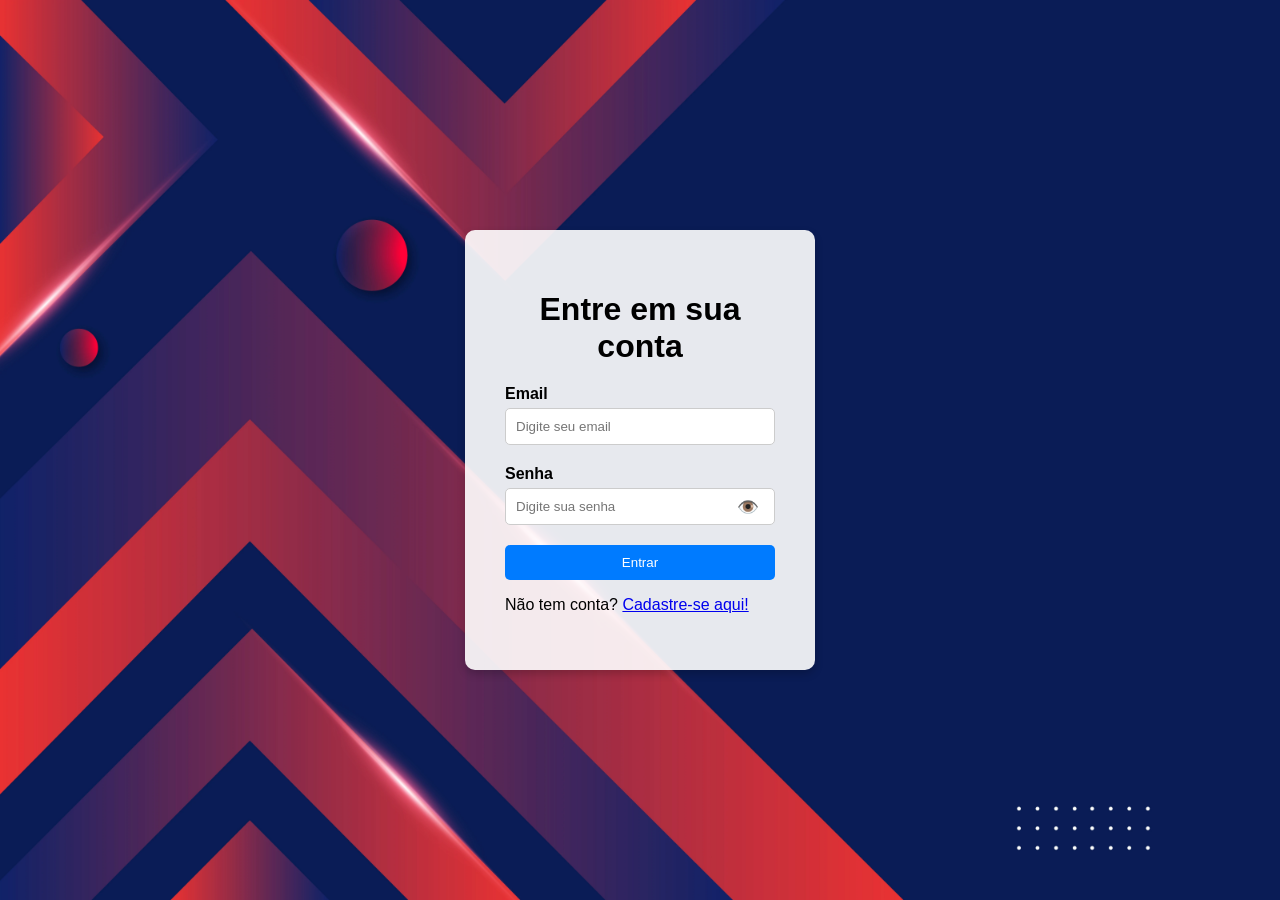
<file: Reverso/login/index.html>
<!DOCTYPE html>
<html lang="pt-br">
<head>
    <meta charset="UTF-8">
    <meta name="viewport" content="width=device-width, initial-scale=1.0">
    <title>Site</title>
    <link rel="stylesheet" href="css/style.css">
</head>
<body>
    <div class="login-container">
        <form class="login-box" id="loginForm" method="post">
            <h1>Entre em sua conta</h1>
            <div class="input-group">
                <label for="email">Email</label>
                <input type="email" id="email" name="email" placeholder="Digite seu email" required>
            </div>
            <div class="input-group">
                <label for="password">Senha</label>
                <div class="password-wrapper">
                    <input type="password" id="password" name="password" placeholder="Digite sua senha" required>
                    <button type="button" class="toggle-password" id="togglePassword" aria-label="Mostrar senha">
                        <span class="eye-icon">👁️</span>
                    </button>
                </div>
            </div>
            <button type="submit">Entrar</button>
            <p class="help">Não tem conta? <a href="/register/index.html">Cadastre-se aqui!</a></p>
        </form>
    </div>

    <script src="script/script.js"></script>
</body>
</html>
</file>
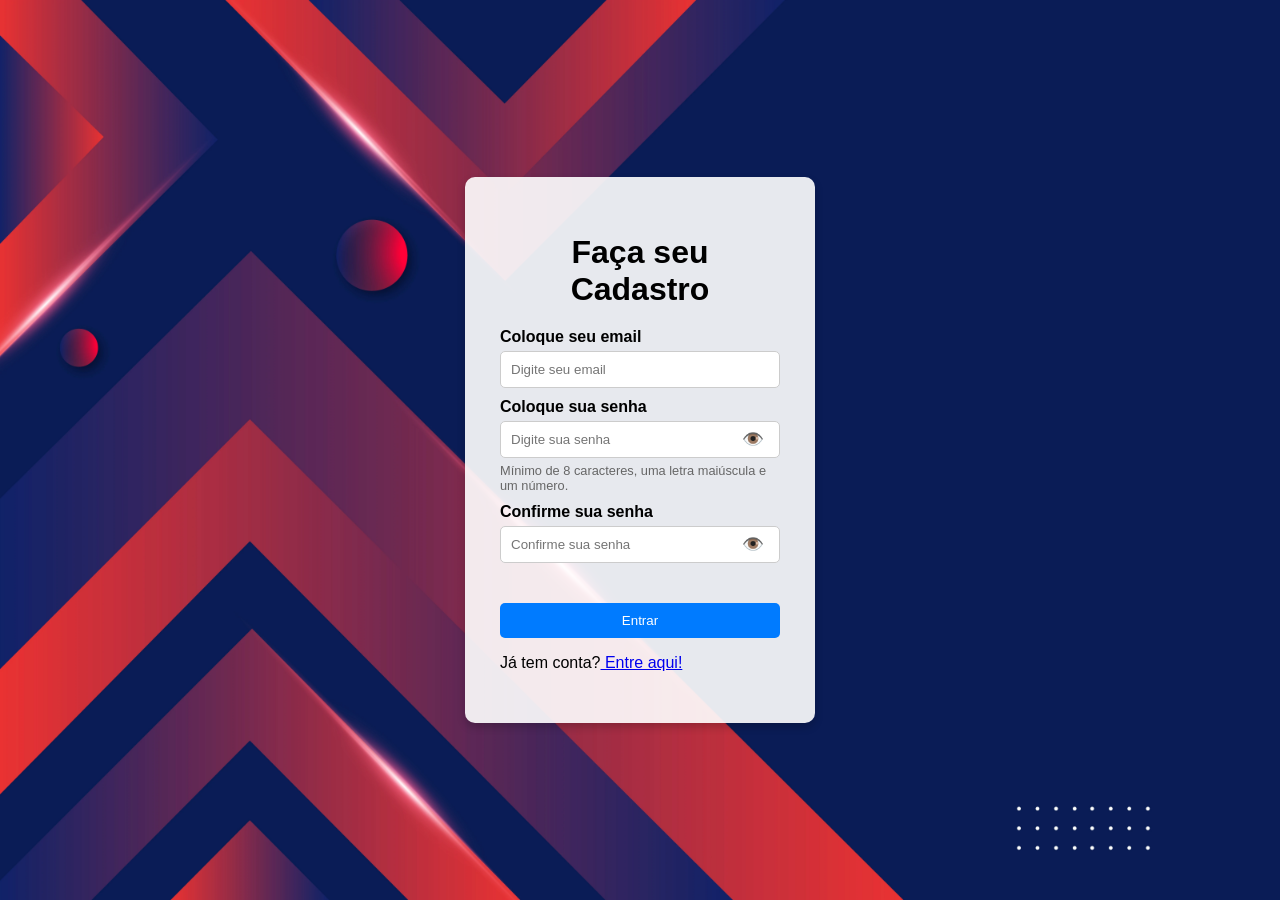
<file: Reverso/register/index.html>
<!DOCTYPE html>
<html lang="pt-br">
<head>
    <meta charset="UTF-8">
    <meta name="viewport" content="width=device-width, initial-scale=1.0">
    <title>Site</title>
    <link rel="stylesheet" href="css/style.css">
</head>
<body>
    <div class="login-container">
        <form class="login-box" id="loginForm" method="post">
            <h1>Faça seu Cadastro</h1>
            <div class="input-group">
                <label for="email">Coloque seu email</label>
                <input type="email" id="email" name="email" placeholder="Digite seu email" required>
            </div>
            <div class="input-group">
                <label for="password">Coloque sua senha</label>
                <div class="password-wrapper">
                    <input type="password" id="password" name="password" placeholder="Digite sua senha" required>
                    <button type="button" class="toggle-password" id="togglePassword" aria-label="Mostrar senha">
                        <span class="eye-icon">👁️</span>
                    </button>
                </div>
                <small class="helper-text">Mínimo de 8 caracteres, uma letra maiúscula e um número.</small>
            </div>
            <div class="input-group">
                <label for="confirmPassword">Confirme sua senha</label>
                <div class="password-wrapper">
                    <input type="password" id="confirmPassword" name="confirmPassword" placeholder="Confirme sua senha" required>
                    <button type="button" class="toggle-password" id="toggleConfirmPassword" aria-label="Mostrar senha">
                        <span class="eye-icon">👁️</span>
                    </button>
                </div>
            </div>
            <p class="form-message" id="message" role="alert"></p>
            <button type="submit">Entrar</button>
            <p class="help">Já tem conta?<a href="/login/index.html"> Entre aqui!</a></p>
        </form>
    </div>

    <script src="script/script.js"></script>
</body>
</html>
</file>
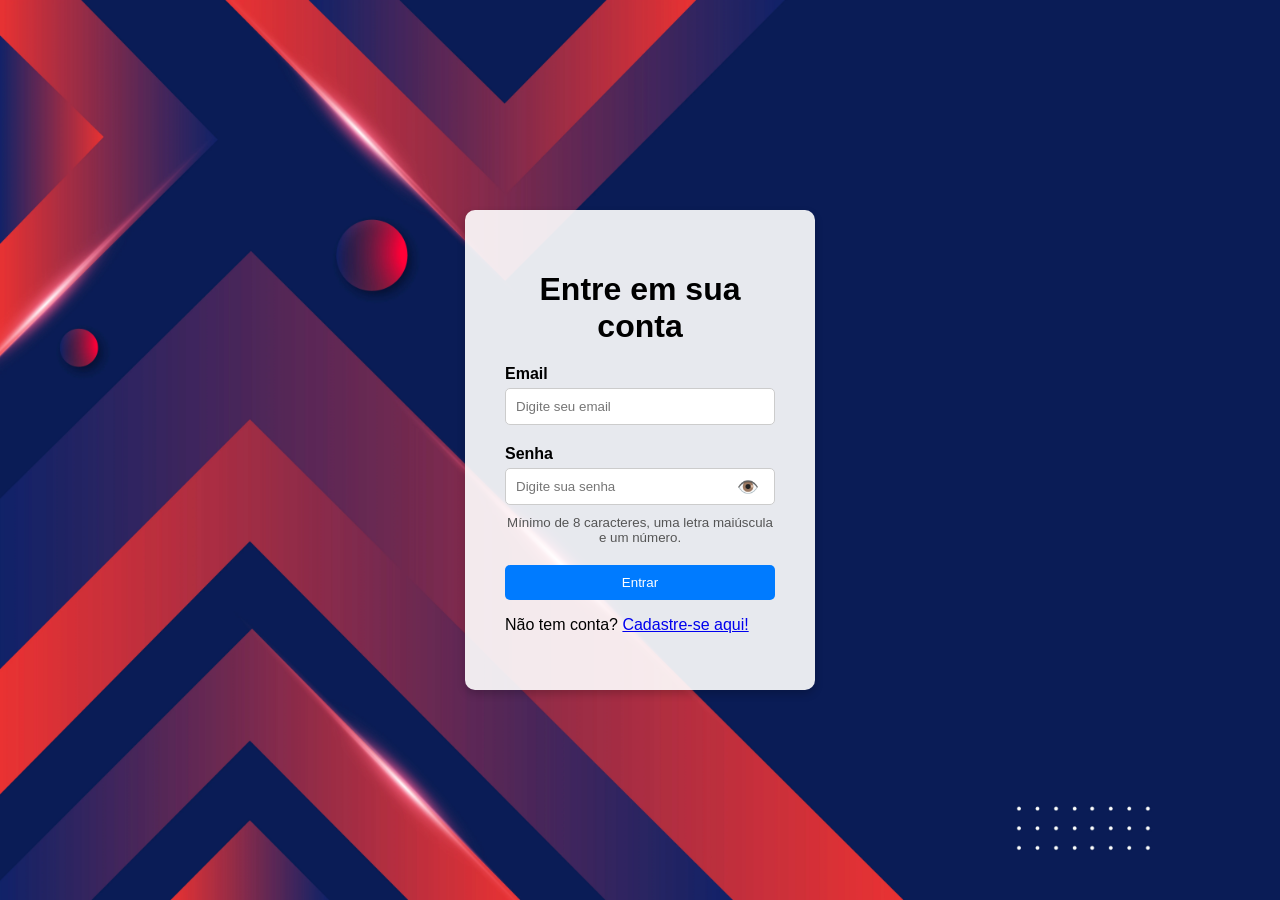
<file: Reverso/login/login.html>
<!doctype html>
<html lang="pt-br">
  <head>
    <meta charset="UTF-8" />
    <meta name="viewport" content="width=device-width, initial-scale=1.0" />
    <title>Site</title>
    <link rel="stylesheet" href="css/style.css" />
  </head>
  <body>
    <div class="login-container">
      <form class="login-box" id="loginForm" method="get" action="../home/home.html">
        <h1>Entre em sua conta</h1>
        <div class="input-group">
          <label for="email">Email</label>
          <input
            type="email"
            id="email"
            name="email"
            placeholder="Digite seu email"
            required
          />
        </div>
        <div class="input-group">
          <label for="password">Senha</label>
          <div class="password-wrapper">
            <input
              type="password"
              id="password"
              name="password"
              placeholder="Digite sua senha"
              required
            />
            <button
              type="button"
              class="toggle-password"
              id="togglePassword"
              aria-label="Mostrar senha"
            >
              <span class="eye-icon">👁️</span>
            </button>
          </div>
          <small class="helper-text"
            >Mínimo de 8 caracteres, uma letra maiúscula e um número.</small
          >
        </div>
        <p class="form-message" id="message" role="alert"></p>
        <button type="submit">Entrar</button>
        <p class="help">
          Não tem conta? <a href="/register/register.html">Cadastre-se aqui!</a>
        </p>
      </form>
    </div>

    <script src="script/script.js"></script>
  </body>
</html>
</file>
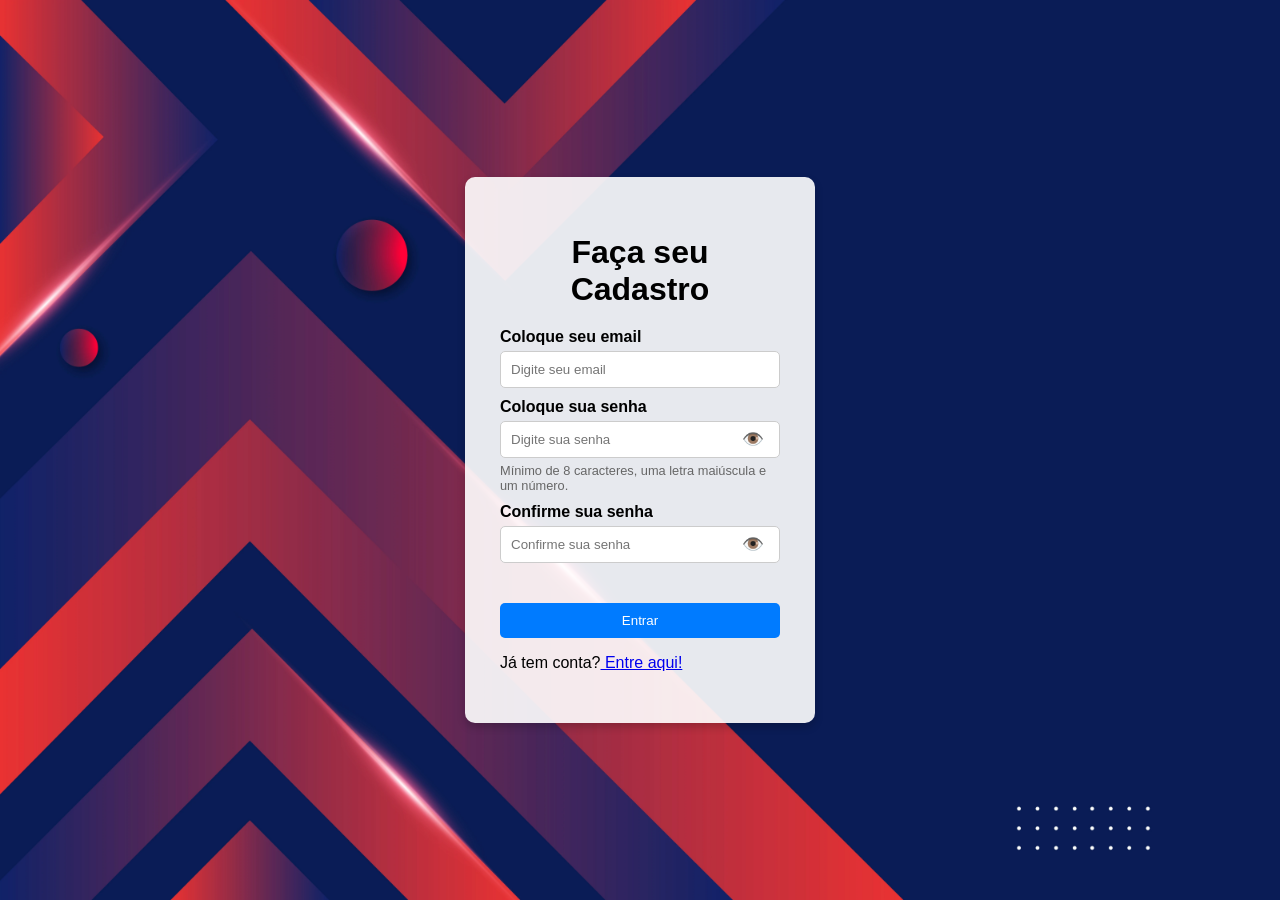
<file: Reverso/register/register.html>
<!DOCTYPE html>
<html lang="pt-br">
<head>
    <meta charset="UTF-8">
    <meta name="viewport" content="width=device-width, initial-scale=1.0">
    <title>Site</title>
    <link rel="stylesheet" href="css/style.css">
</head>
<body>
    <div class="login-container">
        <form class="login-box" id="loginForm" method="post">
            <h1>Faça seu Cadastro</h1>
            <div class="input-group">
                <label for="email">Coloque seu email</label>
                <input type="email" id="email" name="email" placeholder="Digite seu email" required>
            </div>
            <div class="input-group">
                <label for="password">Coloque sua senha</label>
                <div class="password-wrapper">
                    <input type="password" id="password" name="password" placeholder="Digite sua senha" required>
                    <button type="button" class="toggle-password" id="togglePassword" aria-label="Mostrar senha">
                        <span class="eye-icon">👁️</span>
                    </button>
                </div>
                <small class="helper-text">Mínimo de 8 caracteres, uma letra maiúscula e um número.</small>
            </div>
            <div class="input-group">
                <label for="confirmPassword">Confirme sua senha</label>
                <div class="password-wrapper">
                    <input type="password" id="confirmPassword" name="confirmPassword" placeholder="Confirme sua senha" required>
                    <button type="button" class="toggle-password" id="toggleConfirmPassword" aria-label="Mostrar senha">
                        <span class="eye-icon">👁️</span>
                    </button>
                </div>
            </div>
            <p class="form-message" id="message" role="alert"></p>
            <button type="submit">Entrar</button>
            <p class="help">Já tem conta?<a href="/login/login.html"> Entre aqui!</a></p>
        </form>
    </div>

    <script src="script/script.js"></script>
</body>
</html>
</file>
<file: Reverso/login/css/style.css>
﻿* {
    box-sizing: border-box;
}

body {
    margin: 0;
    background-image: url('../img/background.webp');
    background-repeat: no-repeat;
    background-size: cover;
    font-family: Arial, sans-serif;
    min-height: 100vh;
    display: flex;
    align-items: center;
    justify-content: center;
}

.login-container {
    background-color: rgba(255, 255, 255, 0.9);
    padding: 40px;
    border-radius: 10px;
    box-shadow: 0 4px 8px rgba(0, 0, 0, 0.2);
    width: 350px;
}

h1 {
    text-align: center;
    margin-bottom: 20px;
}

.input-group {
    margin-bottom: 20px;
}

.input-group label {
    display: block;
    margin-bottom: 5px;
    font-weight: bold;
}

.input-group input {
    width: 100%;
    padding: 10px;
    border: 1px solid #ccc;
    border-radius: 5px;
}

button {
    width: 100%;
    padding: 10px;
    background-color: #007BFF;
    color: white;
    border: none;
    border-radius: 5px;
    cursor: pointer;
}

button:hover {
    background-color: #0056b3;
}

.password-wrapper {
    position: relative;
}

.password-wrapper input {
    padding-right: 80px;
}

.toggle-password {
    position: absolute;
    right: 8px;
    top: 50%;
    transform: translateY(-50%);
    width: auto;
    padding: 4px 8px;
    background: transparent;
    color: #007BFF;
    font-size: 1.1rem;
    border: none;
}

.toggle-password:hover {
    background: transparent;
    opacity: 0.8;
}

.eye-icon {
    display: inline-block;
    font-size: 1.1rem;
}

small {
    display: block;
    margin-top: 10px;
    text-align: center;
    color: #555;
}

.form-message {
    margin: 10px 0 15px;
    text-align: center;
    color: #b00020;
    font-size: 0.9rem;
}

.form-message.success {
    color: #0a7a2f;
}
</file>
<file: Reverso/register/css/style.css>
﻿* {
    box-sizing: border-box;
}

body {
    margin: 0;
    background-image: url('../img/background.webp');
    background-repeat: no-repeat;
    background-size: cover;
    font-family: Arial, sans-serif;
    min-height: 100vh;
    display: flex;
    align-items: center;
    justify-content: center;
}

h1 {
    text-align: center;
    margin-bottom: 20px;
}


.login-container {
    background-color: rgba(255, 255, 255, 0.9);
    padding: 35px;
    border-radius: 10px;
    box-shadow: 0 4px 8px rgba(0, 0, 0, 0.2);
    width: 350px;
    height: 600
}

.input-group {
    margin-bottom: 10px;
}

.input-group label {
    display: block;
    margin-bottom: 5px;
    font-weight: bold;
}

.input-group input {
    width: 100%;
    padding: 10px;
    border: 1px solid #ccc;
    border-radius: 5px;
}

button {
    width: 100%;
    padding: 10px;
    background-color: #007BFF;
    color: white;
    border: none;
    border-radius: 5px;
    cursor: pointer;
}

button:hover {
    background-color: #0056b3;
}

.password-wrapper {
    position: relative;
}

.password-wrapper input {
    padding-right: 80px;
}

.toggle-password {
    position: absolute;
    right: 8px;
    top: 50%;
    transform: translateY(-50%);
    width: auto;
    padding: 4px 8px;
    background: transparent;
    color: #007BFF;
    font-size: 1.1rem;
    border: none;
}

.toggle-password:hover {
    background: transparent;
    opacity: 0.8;
}

.eye-icon {
    display: inline-block;
    font-size: 1.1rem;
}

.helper-text {
    display: block;
    margin-top: 5px;
    font-size: 0.8rem;
    color: #666;
}

.form-message {
    min-height: 20px;
    margin: 0 0 10px;
    font-size: 0.9rem;
    color: #b22222;
}

.form-message.success {
    color: #2e7d32;
}
</file>
